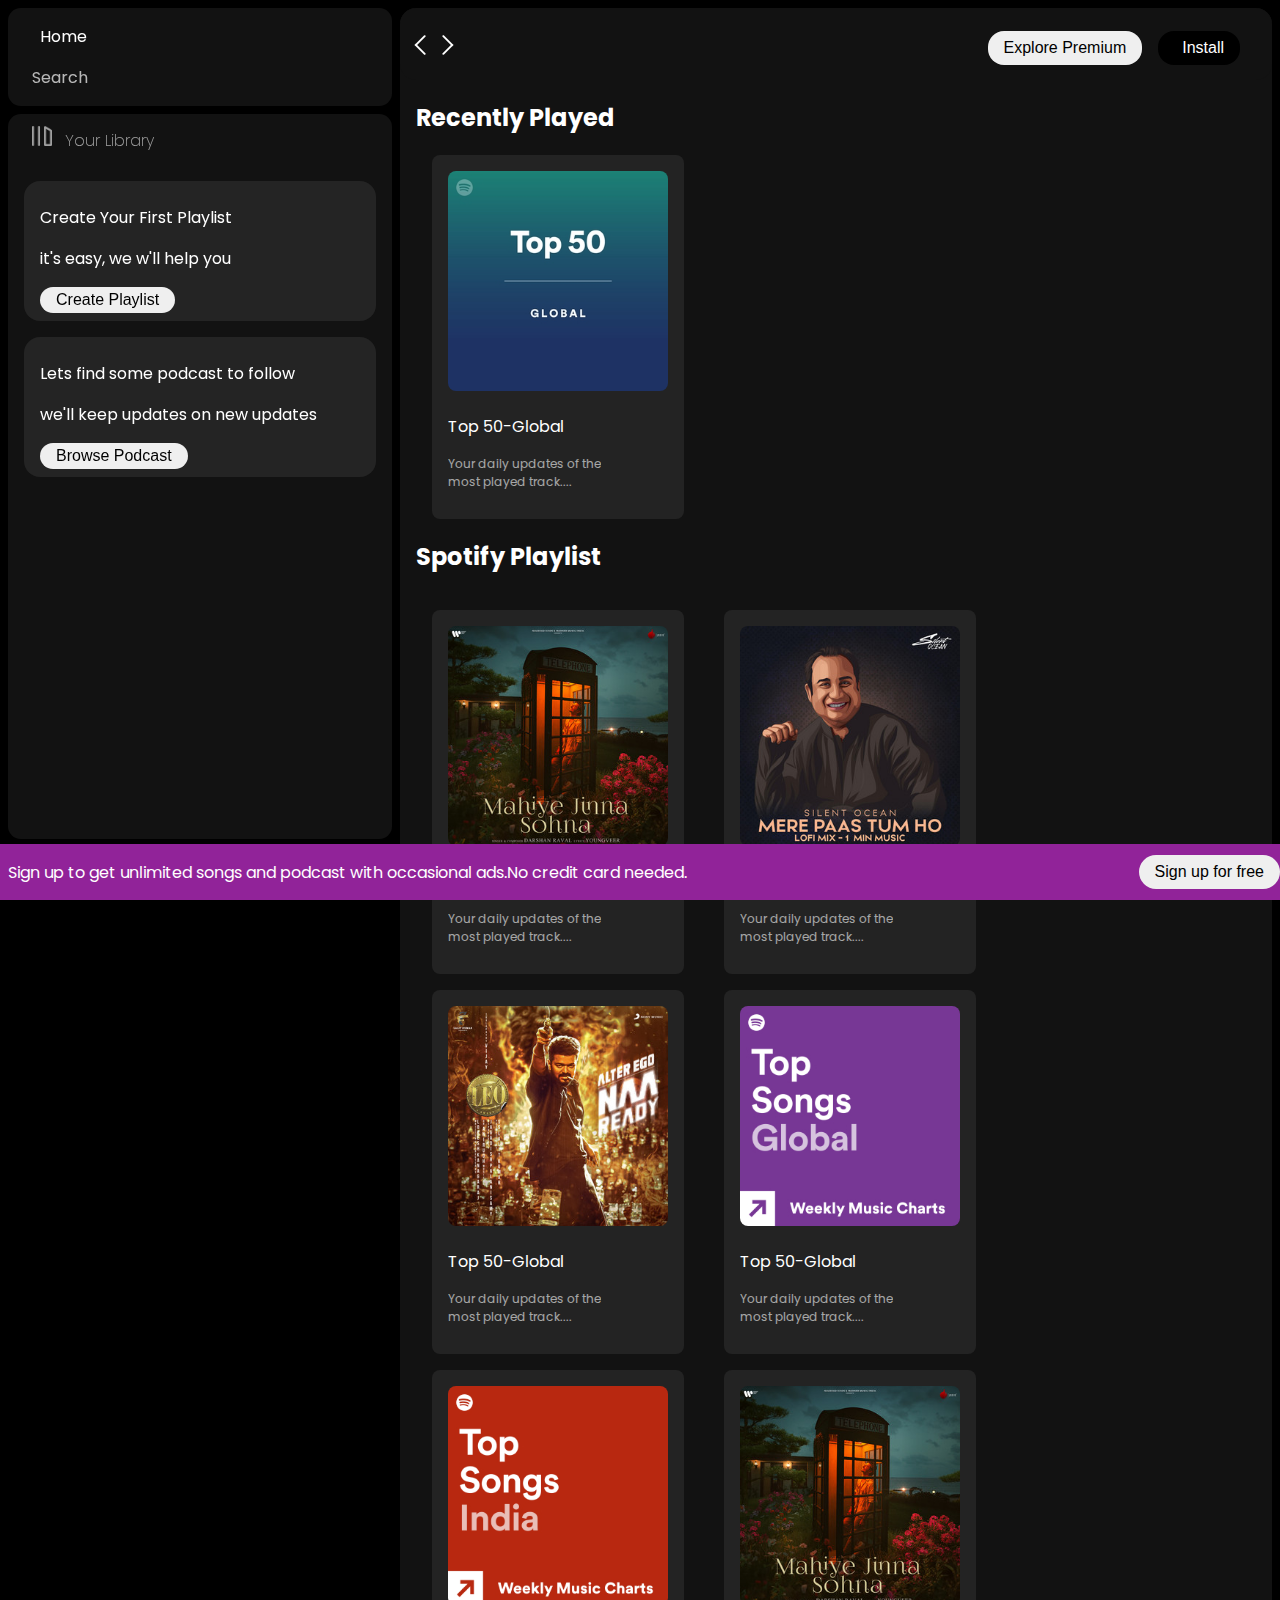
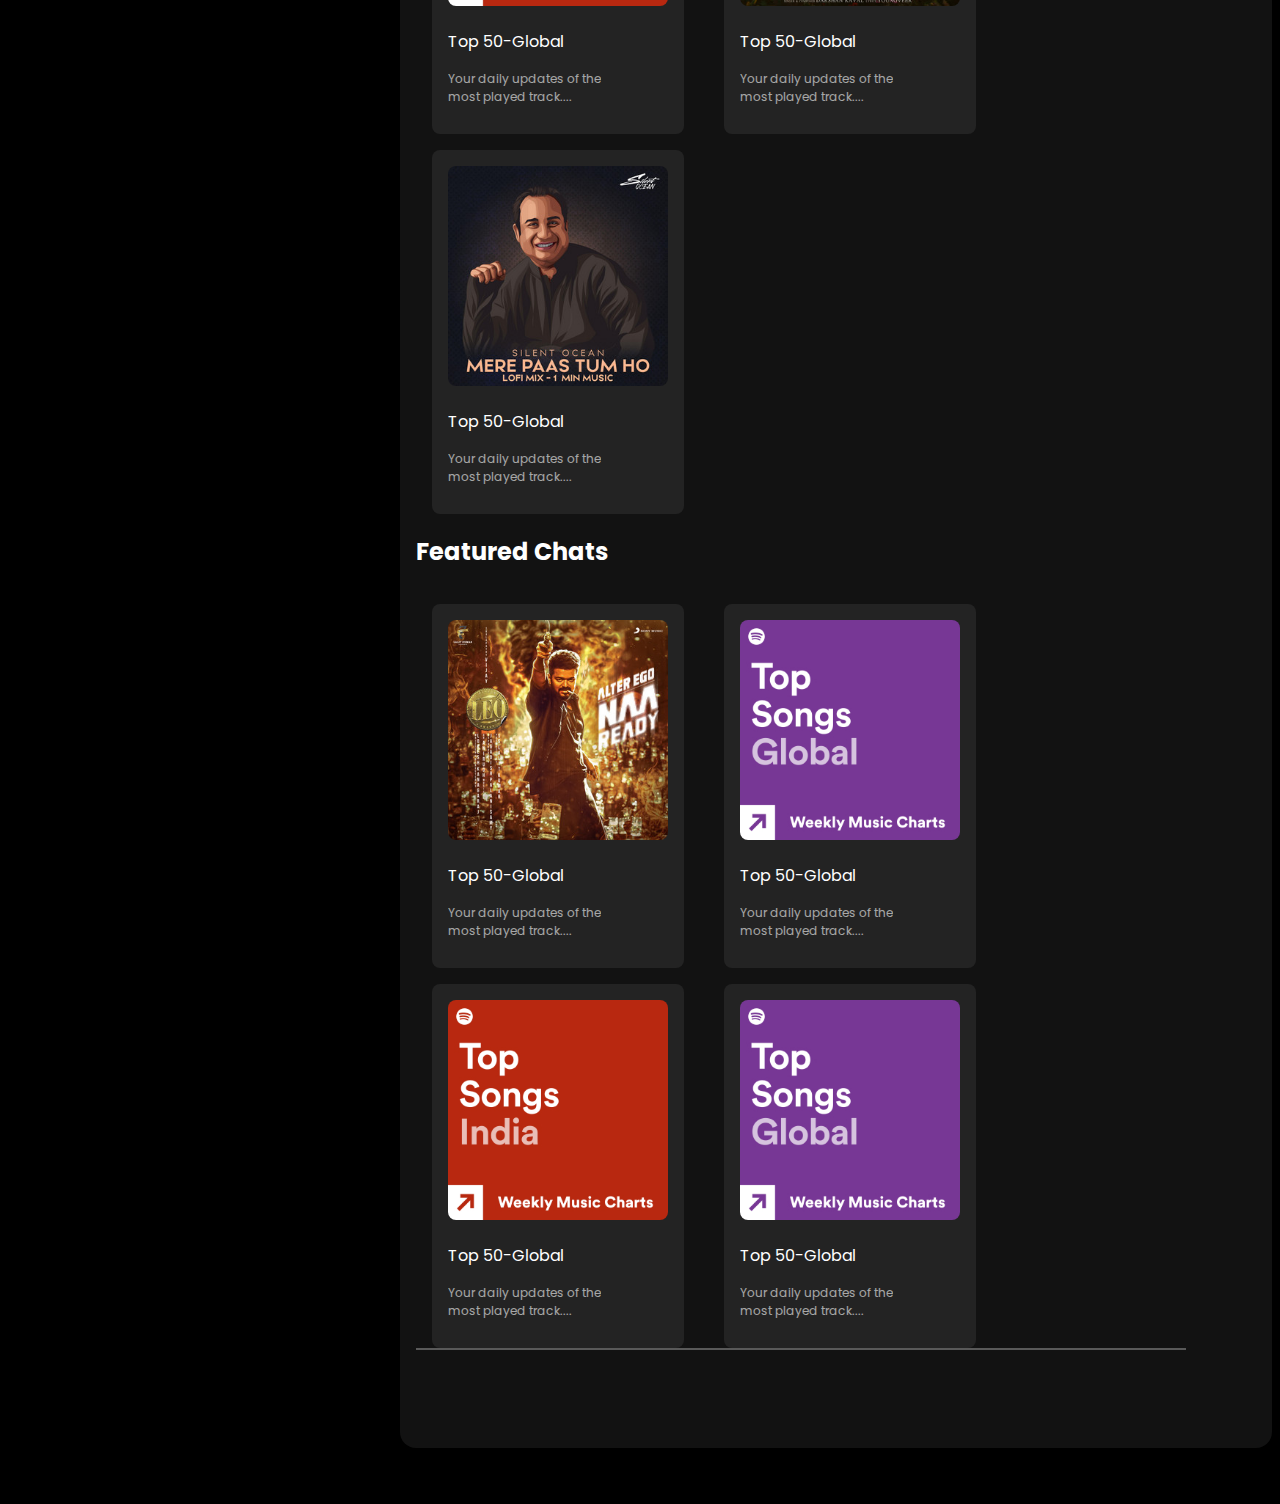
<file: index.html>
<!DOCTYPE html>
<html lang="en">
<head>
    <meta charset="UTF-8">
    <meta name="viewport" content="width=device-width, initial-scale=1.0">
    <link rel="preconnect" href="https://fonts.googleapis.com">
    <link rel="preconnect" href="https://fonts.gstatic.com" crossorigin>
    <link rel="stylesheet" href="https://cdnjs.cloudflare.com/ajax/libs/font-awesome/6.5.1/css/all.min.css" integrity="sha512-DTOQO9RWCH3ppGqcWaEA1BIZOC6xxalwEsw9c2QQeAIftl+Vegovlnee1c9QX4TctnWMn13TZye+giMm8e2LwA==" crossorigin="anonymous" referrerpolicy="no-referrer" />
    
    <link href="https://fonts.googleapis.com/css2?family=Montserrat:wght@300;400;500&family=Poppins&display=swap" rel="stylesheet">
    <link rel="stylesheet" href="style.css">
    <link rel="icon" href="./assets/logo.png">
    <title>Spotify - Web Player: Music for everyone</title>
    
</head>
<body>
    <div class="upper">
        <div class="side-bar">
            <div class="nav">
                
                <div class="nav-option2">
                    <i class="fa-solid fa-house"></i>
                    <a href="#" class="ahome">Home</a>
                </div>
                <div class="nav-option3">
                    <i class="fa-solid fa-magnifying-glass"></i>
                    <a href="#">Search</a>
                </div>
        
            </div>






            <div class="nav2">
                    <div class="nav2-option1">
                    <div class="imga">
                        <img src="./assets/library_icon.png" alt="library icon">
                        <a href="#">Your Library</a>

                    </div>
                    
                    <i class="fa-solid fa-plus"></i>
                </div>
                <div class="nav2-option2">
                    <p>Create Your First Playlist</p>
                    <p>it's easy, we w'll help you</p>
                   
                    <button type="button">Create Playlist</button>
                </div>
                

                <div class="nav2-option2">
                    <p>Lets find some podcast to follow</p>
                    <p>we'll keep updates on new updates</p>
                   
                    <button type="button">Browse Podcast</button>
                </div>

            
            
            </div>
        </div>
        <div class="main">
            <div class="sticky-nav">
            <div class="side1">
                <img src="./assets/backward_icon.png"class="img1">
                <img src="./assets/forward_icon.png">
                
            </div>
            <div class="side2">
                
                <button type="button" >Explore Premium</button>
                <button type="button" class="but1"><i class="fa-regular fa-circle-down"></i>Install</button>
                <i class="fa-solid fa-user"></i>
            </div>
            </div>
                <div class="cards">
                    <h2>Recently Played</h2>
                    <div class="card-container1">
                    <div class="card">
                     <img src="./assets/card1img.jpeg" >
                        <p claas="card-title">Top 50-Global</p>
                        <p class="p2">Your daily updates of the<br>most played  track....</p>
                    </div>
                    
                </div>
                 <div class="cards2">
                    <h2>Spotify Playlist</h2>
                    <div class="card-container2">
                        <div class="card">
                             <img src="./assets/card2img.jpeg" >
                             <p claas="card-title">Top 50-Global</p>
                             <p class="p2">Your daily updates of the<br>most played  track....</p>
                        </div>
                        <div class="card">
                            <img src="./assets/card3img.jpeg" >
                            <p claas="card-title">Top 50-Global</p>
                            <p class="p2">Your daily updates of the<br>most played  track....</p>
                        </div>
                        <div class="card">
                            <img src="./assets/card4img.jpeg" >
                            <p claas="card-title">Top 50-Global</p>
                            <p class="p2">Your daily updates of the<br>most played  track....</p>
                        </div>
                        <div class="card">
                            <img src="./assets/card5img.jpeg" >
                            <p claas="card-title">Top 50-Global</p>
                            <p class="p2">Your daily updates of the<br>most played  track....</p>
                        </div>
                        <div class="card">
                            <img src="./assets/card6img.jpeg" >
                            <p claas="card-title">Top 50-Global</p>
                            <p class="p2">Your daily updates of the<br>most played  track....</p>
                        </div>
                        <div class="card">
                            <img src="./assets/card2img.jpeg" >
                            <p claas="card-title">Top 50-Global</p>
                            <p class="p2">Your daily updates of the<br>most played  track....</p>
                       </div>
                       <div class="card">
                           <img src="./assets/card3img.jpeg" >
                           <p claas="card-title">Top 50-Global</p>
                           <p class="p2">Your daily updates of the<br>most played  track....</p>
                       </div>



                    </div>
                    <div class="cards2">
                       <h2>Featured Chats</h2>
                       <div class="card-container2">
                           <div class="card">
                                <img src="./assets/card4img.jpeg" >
                                <p claas="card-title">Top 50-Global</p>
                                <p class="p2">Your daily updates of the<br>most played  track....</p>
                           </div>
                           <div class="card">
                               <img src="./assets/card5img.jpeg" >
                               <p claas="card-title">Top 50-Global</p>
                               <p class="p2">Your daily updates of the<br>most played  track....</p>
                           </div>
                           <div class="card">
                               <img src="./assets/card6img.jpeg" >
                               <p claas="card-title">Top 50-Global</p>
                               <p class="p2">Your daily updates of the<br>most played  track....</p>
                           </div>
                           <div class="card">
                               <img src="./assets/card5img.jpeg" >
                               <p claas="card-title">Top 50-Global</p>
                               <p class="p2">Your daily updates of the<br>most played  track....</p>
                           </div>
                           
                          
                        
                       
                     </div>
                     
               
                
                
                    
            </div>
        <div class="footer">
            <div class="line"></div>
        </div>
       
        
        
    </div>
    <div class="lower">
        <div class="music-player">
            <div>
                <p>Sign up to get unlimited songs and podcast with occasional ads.No credit card needed.</p>
            </div>
            <button type="button">Sign up for free</button>
    </div>
    
    
        
     
</body>
</html>
</file>
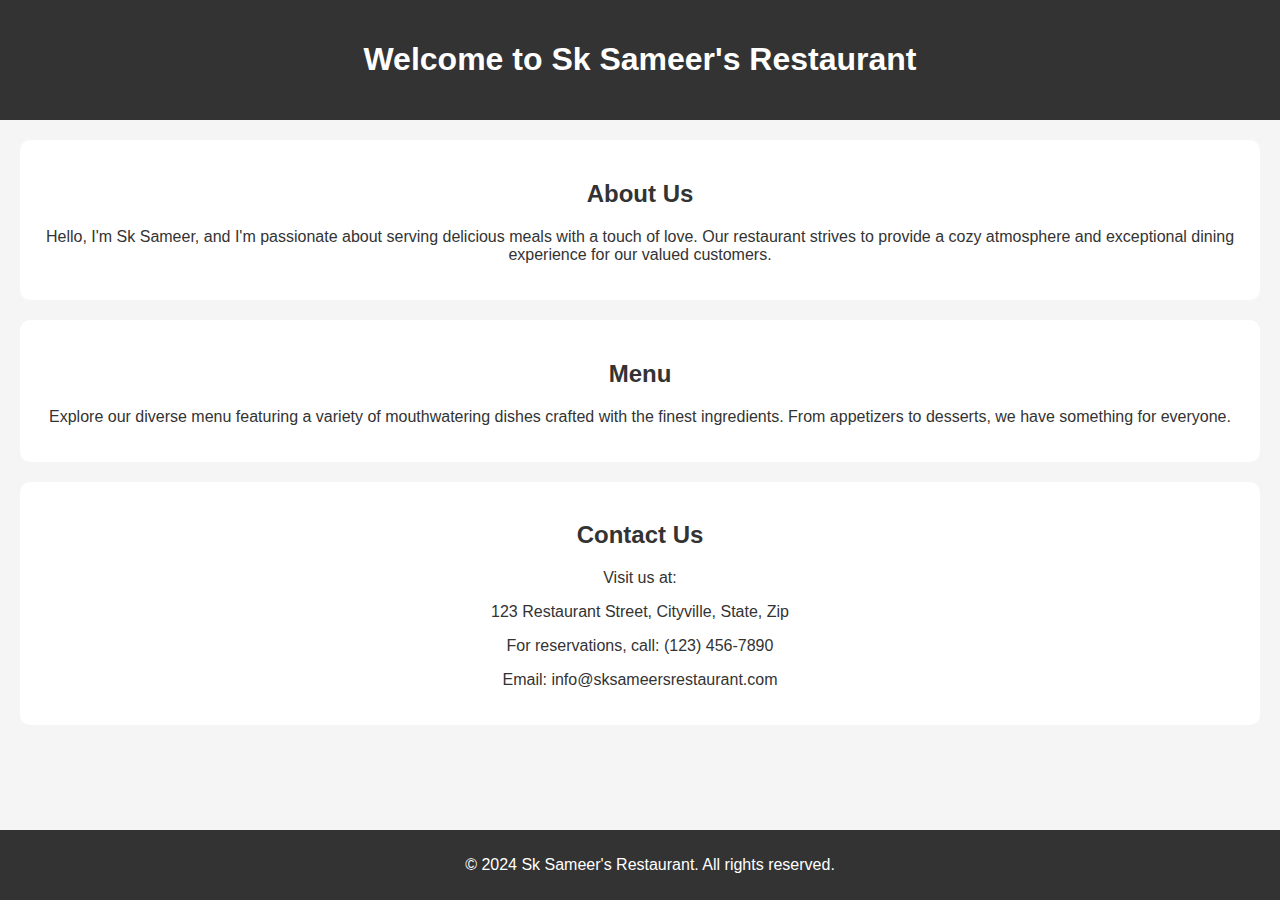
<file: wwww.html>
<!DOCTYPE html>
<html lang="en">

<head>
    <meta charset="UTF-8">
    <meta name="viewport" content="width=device-width, initial-scale=1.0">
    <title>Sk Sameer's Restaurant</title>
    <style>
        body {
            font-family: 'Arial', sans-serif;
            background-color: #f5f5f5;
            color: #333;
            margin: 0;
            padding: 0;
            text-align: center;
        }

        header {
            background-color: #333;
            color: #fff;
            padding: 20px;
        }

        section {
            margin: 20px;
            padding: 20px;
            background-color: #fff;
            border-radius: 10px;
        }

        footer {
            background-color: #333;
            color: #fff;
            padding: 10px;
            position: fixed;
            bottom: 0;
            width: 100%;
        }
    </style>
</head>

<body>

    <header>
        <h1>Welcome to Sk Sameer's Restaurant</h1>
    </header>

    <section>
        <h2>About Us</h2>
        <p>Hello, I'm Sk Sameer, and I'm passionate about serving delicious meals with a touch of love. Our restaurant
            strives to provide a cozy atmosphere and exceptional dining experience for our valued customers.</p>
    </section>

    <section>
        <h2>Menu</h2>
        <p>Explore our diverse menu featuring a variety of mouthwatering dishes crafted with the finest ingredients.
            From appetizers to desserts, we have something for everyone.</p>
    </section>

    <section>
        <h2>Contact Us</h2>
        <p>Visit us at:</p>
        <p>123 Restaurant Street, Cityville, State, Zip</p>
        <p>For reservations, call: (123) 456-7890</p>
        <p>Email: info@sksameersrestaurant.com</p>
    </section>

    <footer>
        <p>&copy; 2024 Sk Sameer's Restaurant. All rights reserved.</p>
    </footer>

</body>

</html>
</file>
<file: style.css>
body{
        font-family: 'Montserrat', sans-serif;
        font-family: 'Poppins', sans-serif;
        margin:0;
        background-color:black;
        
        
    }
    .upper{
        
        display: flex;
        
        flex-wrap: wrap;
        height: 79vh;;
        height: fit-content;
       
    }
    .side-bar{
        width: 400px;
        height: 80.6vh;
        position: fixed;
        
        
       

        
    }
    .main{
        background-color:#121212;
        flex:1;
        height: fit-content;
        
        
        margin:0.5rem;
        border-radius: 1rem;
        margin-left: 400px;
        flex-wrap: wrap;
        margin-bottom: 3.5rem
       

        
        
    }
    .music-player{
        background-color:black;
        
        position: fixed;
        bottom: 0;
        width: 100%;
        height: 3.5rem;
        left: 0;
    }
    .nav{
        margin: 0.5rem;
        
        background-color: #121212;
    
        text-decoration: none;
        border-radius: 0.8rem;
    
        padding:0.5rem 1rem;
        
        
    }
    .nav-option2 .ahome{
        margin-left:0.5rem;
    }

    
    .nav-option2{
        padding:0.5rem 0.5rem;
    }
    .nav-option3{
        padding:0.5rem 0.5rem;
        opacity: 0.7;
    }
    .nav-option3:hover{
        font-weight:500;
        opacity: 1;
        
    }
    .nav a,i{
        color:white;
        text-decoration: none;
    }
    .nav2{
        background-color: #121212;
        border-radius: 0.8rem;
        height: 100%;
        margin:0.5rem;

        
    }
    .nav2 .nav2-option1 img{
        height: 1.25rem;
        width: 1.25rem;

    }
    .nav2 .nav2-option1{
        display: flex;
        justify-content: space-between;
        align-items: center;
        padding: 0.5rem 1rem;
        



    }
    .nav2 .nav2-option1 div{
        padding:0.25rem 0.5rem;
        font-weight: 200;
        opacity:0.6;
    }
    .nav2 a{
        color: #fff;
        
        text-decoration: none;
        

    }
    .nav2 .nav2-option1 div img{
        margin-right: 0.5rem;
    }
    .nav2 .nav2-option1 i{
        padding: 0.5rem;
        font-size: 1.25rem;
        opacity: 0.5;
    }
    .nav2 .nav2-option1 i:hover{
            padding: 0.5rem;
            font-size: 1.25rem;
            opacity: 1;
            border-radius: 50%;
    }


    .nav2 .nav2-option1 div:hover{
        font-weight: 500;
        opacity:1;
    }
    .nav2-option2{
        padding:0.5rem 1rem;
        margin-top: 0.25rem;


        background-color: #242424;
        
        border-radius: 1rem;
        
    }
    .nav2 .nav2-option2{
        margin:1rem;
    }
    .nav2-option2 p{
        color: white;

    }
    .nav2-option2 button{
        border-radius: 2rem;
        border:none;
        
        padding:0.25rem 1rem;
        font-size: 1rem;

    }
    .sticky-nav{
        position: sticky;
        background-color: #121212;
        top:0;
        display: flex;
        justify-content: space-between;
        align-items: center;
        height:4rem;
        border-radius: 1rem;
    
        padding:0.5rem 0 0 0;
        z-index: 10;
       
        
    }
    .sticky-nav .side1{
        
        margin-left: 0.5rem;
        
        
        
    }.sticky-nav .side2{
        
        display: flex;
        justify-content: space-evenly;
        align-items: center;
        
        
        
    }
    .sticky-nav .side2 .but1{
        background-color: #000;
        color: white;
        
        
    

    }
    .sticky-nav .side2 .but1 i{
        margin-right: 0.5rem;
        
    }
    .sticky-nav .side2 i{
        margin-right: 1rem;
    }
    .sticky-nav .side2 button{
        margin-right: 1rem;
        font-size: 1rem;
        border-radius: 1rem;
        padding: 0.5rem 1rem;
        border: none;
        

    }
    .cards{
        color: white;
        margin-left:1rem;
        
    }
    .card-container1{
        display: flex;
    }
    .card{
        background-color:#232323;
       
        width: 220px;
        border-radius: 0.5rem;
        padding: 1rem;
        margin-left: 1rem;
       
    }
    .card:hover{
        box-shadow: 2px 2px 4px grey;                     ;
    }
    .card img{
        width: 100%;
        border-radius: 0.5rem;
    }
    
    .card .card-title{
        font-weight: 600;

    }
    .card .p2{
        font-size: 0.75rem;
        opacity: 0.6;
    }
    .card-container2{
        display: flex;
       
        flex-wrap: wrap;
       
       
        
        

    }
    .card-container2 div{

       margin-right: 1.5rem;
       margin-top: 1rem;
        
    }
    .footer{
        height: 100px;
        width: 90%;
        
       
        
        
    }
    .lower .music-player{
        
        display: flex;
        justify-content: space-between;
        align-items: center;
        bottom: 0;
        background-color:#912399;
        
       

    }
    .lower .music-player div{

        padding: 0 0.5rem;
    }
    .line{
       
        border: 1px solid white;
        opacity: 0.3;
    }
   
    .lower .music-player button{
        border-radius: 2rem;
        border:none;
        font-size: 1rem;
        padding: 0.5rem 1rem;

    }
</file>
